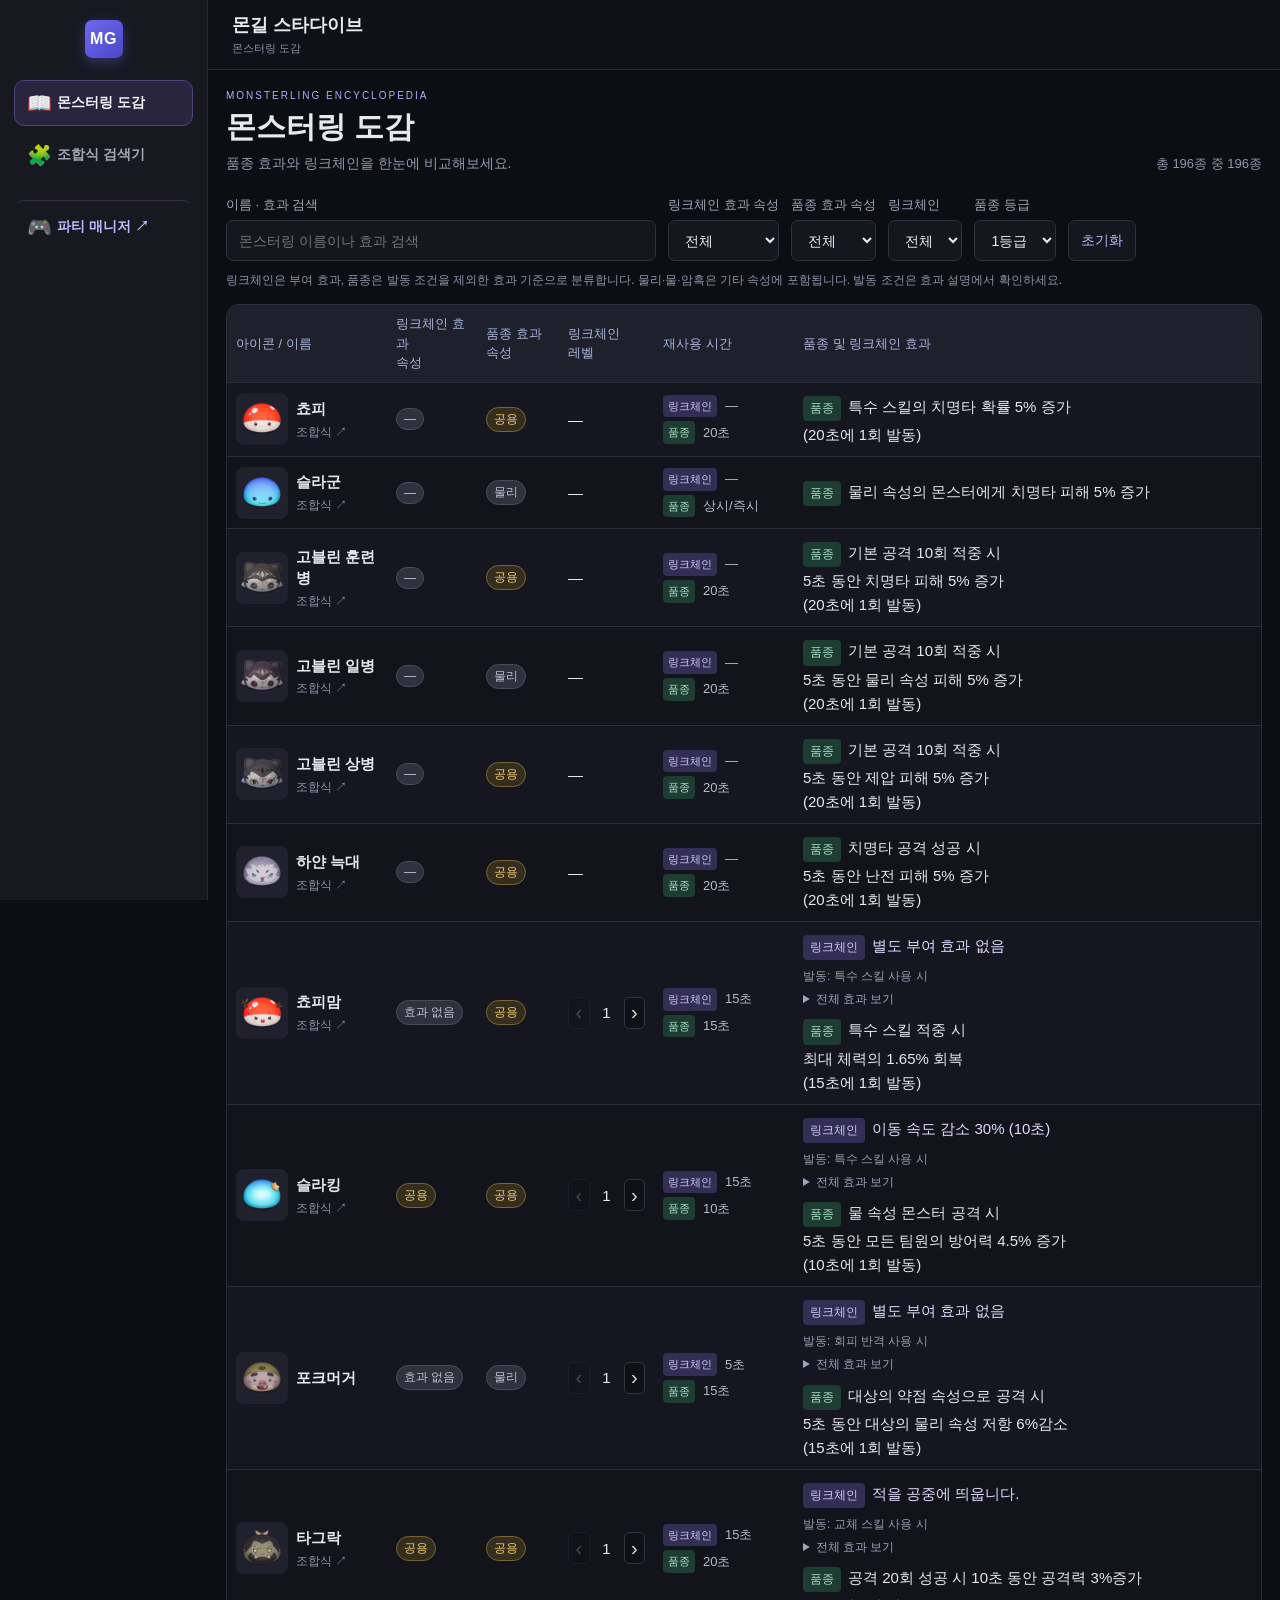
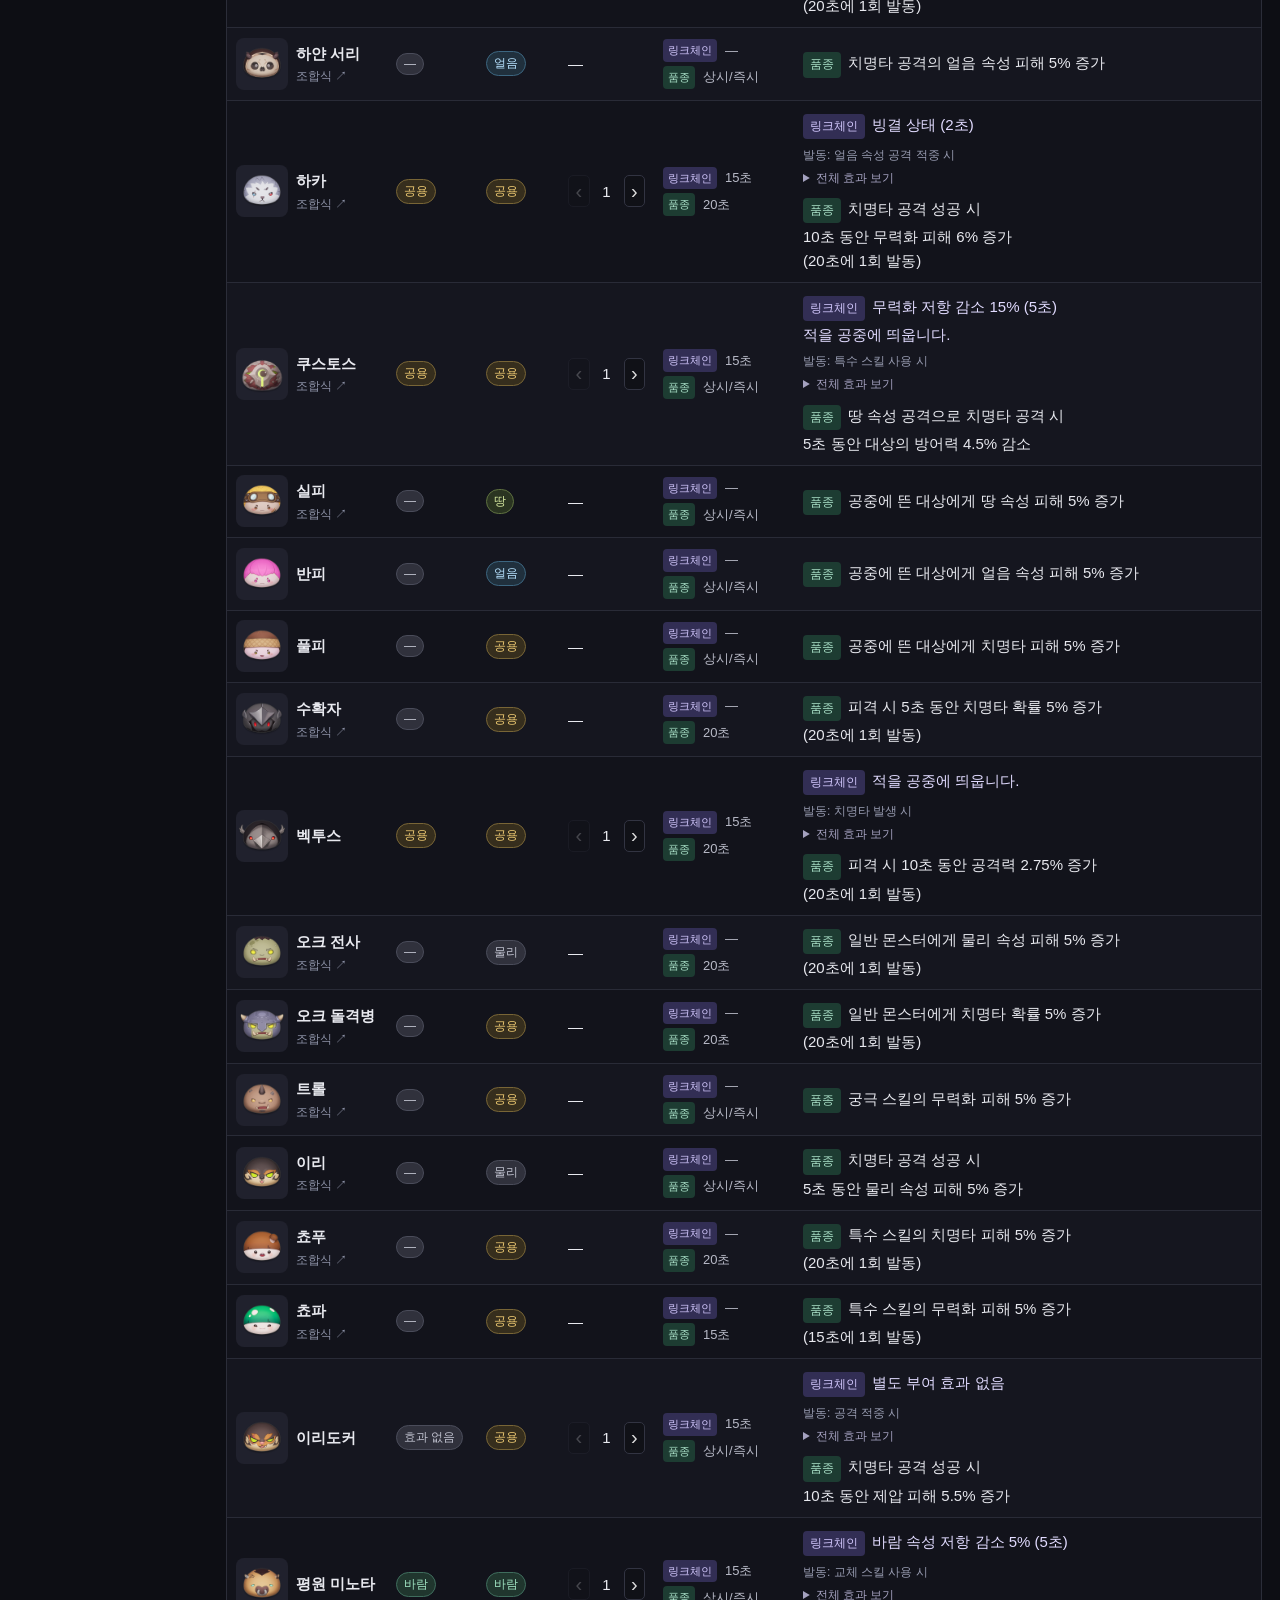
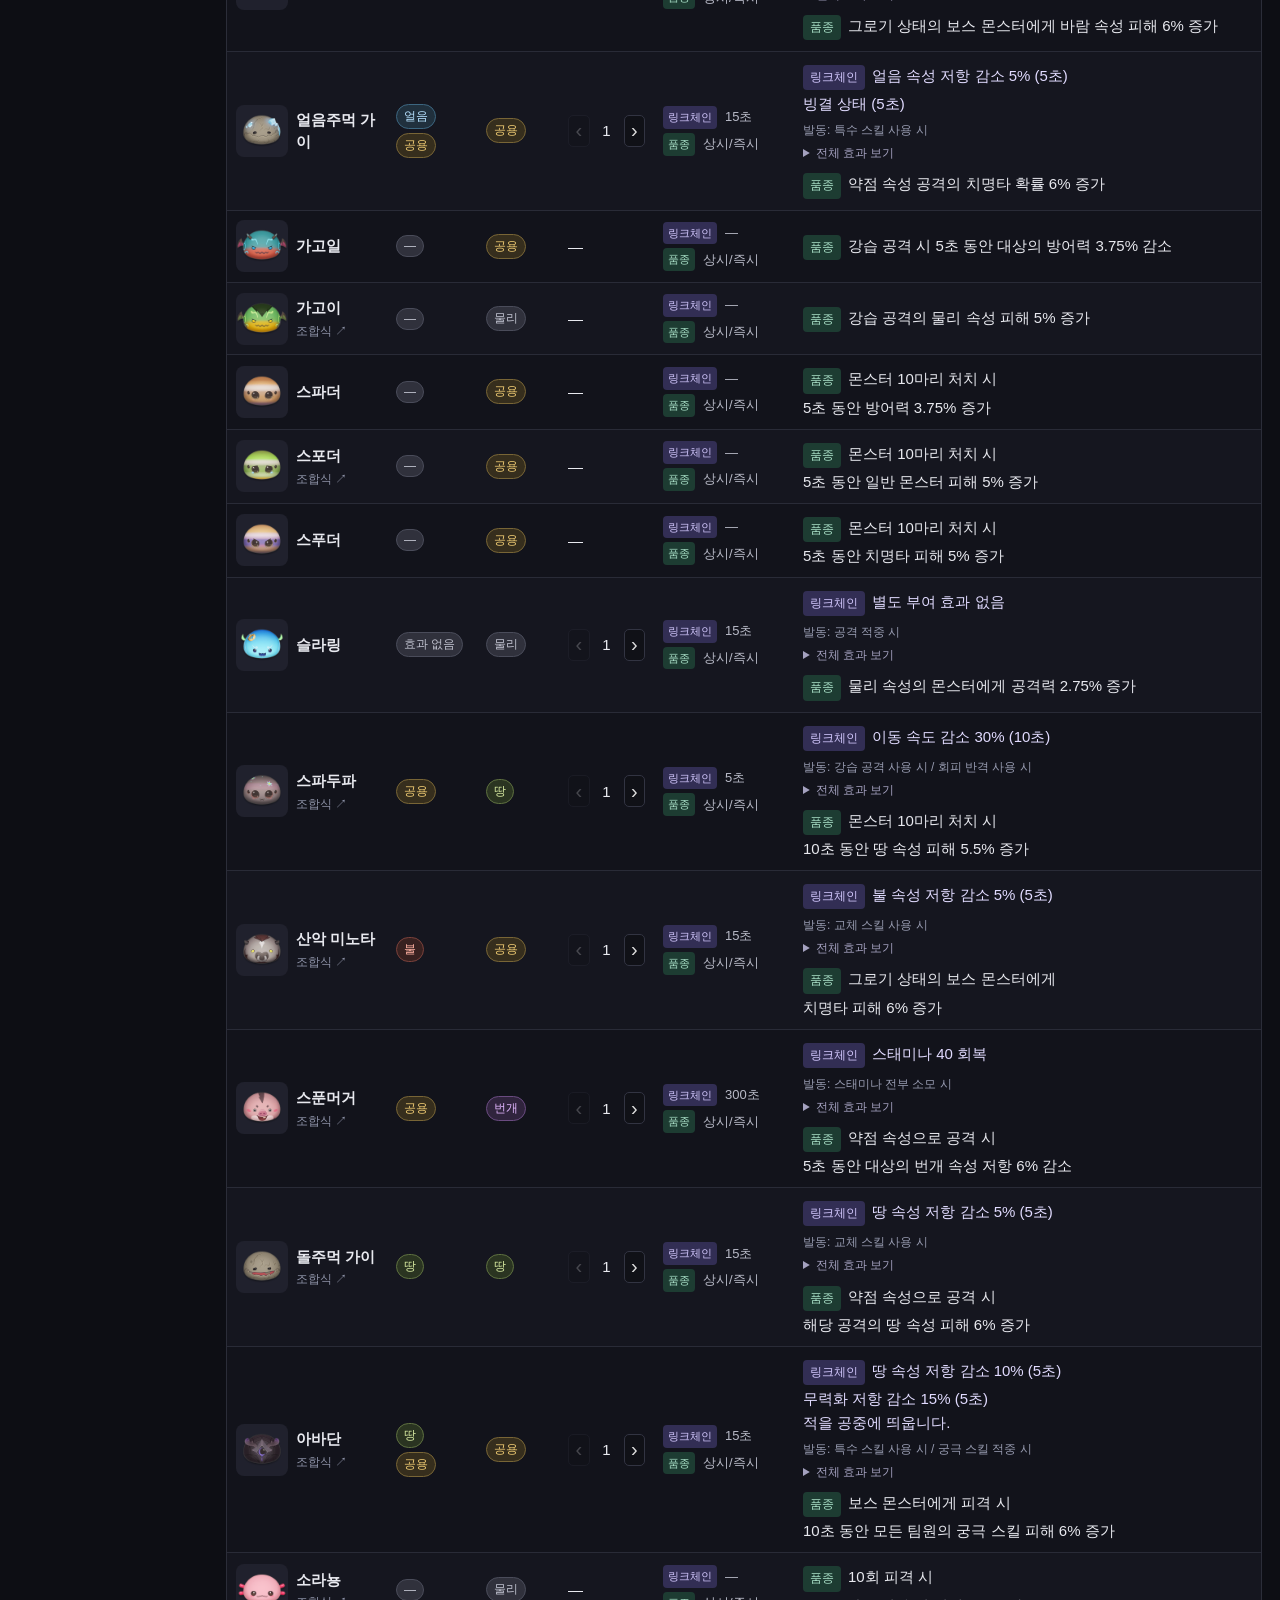
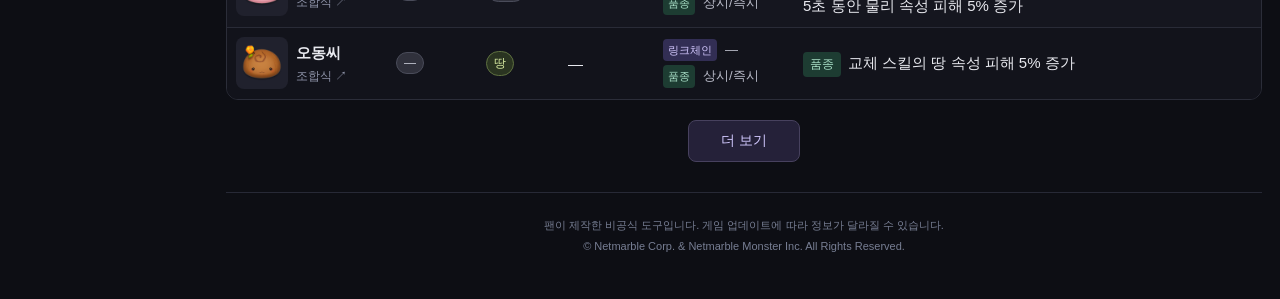
<file: index.html>
<!doctype html><html lang="ko"><head><meta charset="utf-8"><meta name="viewport" content="width=device-width,initial-scale=1"><title>몬길 몬링 매니저 · 품종 효과와 링크체인 도감</title><link rel="stylesheet" href="editor-base.css"><link rel="stylesheet" href="style.css?v=20261018-summary5"></head><body><div class="app-shell monling-shell"><aside class="app-sidebar"><div class="app-sidebar__brand"><span class="app-sidebar__logo">MG</span></div><nav class="app-sidebar__nav" aria-label="주 메뉴"><a href="index.html" class="app-sidebar__item is-active" aria-current="page"><span class="app-sidebar__icon">📖</span><span class="app-sidebar__label">몬스터링 도감</span></a><a href="recipes/index.html" class="app-sidebar__item"><span class="app-sidebar__icon">🧩</span><span class="app-sidebar__label">조합식 검색기</span></a><a href="https://southsilverg.github.io/MonGilPartyManagers/" class="app-sidebar__item manager-switch" data-party-link target="_blank" rel="noopener noreferrer"><span class="app-sidebar__icon">🎮</span><span class="app-sidebar__label">파티 매니저 ↗</span></a></nav></aside><div class="app-content"><header class="manager-header"><a class="manager-brand" href="index.html"><span class="manager-logo">MG</span><span><strong>몬길 스타다이브</strong><small>몬스터링 도감</small></span></a></header>
<main class="catalog-page"><div class="page-heading"><div><p class="eyebrow">MONSTERLING ENCYCLOPEDIA</p><h1>몬스터링 도감</h1><p>품종 효과와 링크체인을 한눈에 비교해보세요.</p></div><span id="resultCount" role="status" aria-live="polite"></span></div>
<form id="filters" class="filters" role="search"><label class="search-label"><span>이름 · 효과 검색</span><input id="search" type="search" placeholder="몬스터링 이름이나 효과 검색" autocomplete="off"></label><label>링크체인 효과 속성<select id="chainElement" aria-label="링크체인 효과 속성"><option value="">전체</option></select></label><label>품종 효과 속성<select id="breedElement" aria-label="품종 효과 속성"><option value="">전체</option></select></label><label>링크체인<select id="hasChain" aria-label="링크체인"><option value="">전체</option><option value="yes">있음</option><option value="no">없음</option></select></label><label>품종 등급<select id="grade" aria-label="품종 등급"><option value="1">1등급</option><option value="2">2등급</option><option value="3">3등급</option><option value="4">4등급</option><option value="5">5등급</option></select></label><button type="button" id="reset">초기화</button></form>
<p class="filter-note">링크체인은 부여 효과, 품종은 발동 조건을 제외한 효과 기준으로 분류합니다. 물리·물·암흑은 기타 속성에 포함됩니다. 발동 조건은 효과 설명에서 확인하세요.</p>
<div class="table-wrap"><table><thead><tr><th scope="col">아이콘 / 이름</th><th scope="col">링크체인 효과<br>속성</th><th scope="col">품종 효과<br>속성</th><th scope="col">링크체인<br>유무</th><th scope="col">링크체인<br>레벨</th><th scope="col">재사용 시간</th><th scope="col">품종 및 링크체인 효과</th></tr></thead><tbody id="catalogRows"></tbody></table></div><p id="empty" class="empty" hidden>일치하는 몬스터링이 없습니다. 검색어나 필터를 바꿔보세요.</p><button id="loadMore" type="button" class="load-more" hidden>더 보기</button>
<footer class="manager-footer">팬이 제작한 비공식 도구입니다. 게임 업데이트에 따라 정보가 달라질 수 있습니다.<br>© Netmarble Corp. &amp; Netmarble Monster Inc. All Rights Reserved.</footer></main></div></div>
<script src="site-links.js"></script><script src="catalog-data.js?v=20261018-summary5"></script><script src="catalog-engine.js?v=20261018-summary5"></script><script src="app.js?v=20261018-summary5"></script><script src="analytics-config.js"></script><script src="analytics.js"></script></body></html>
</file>
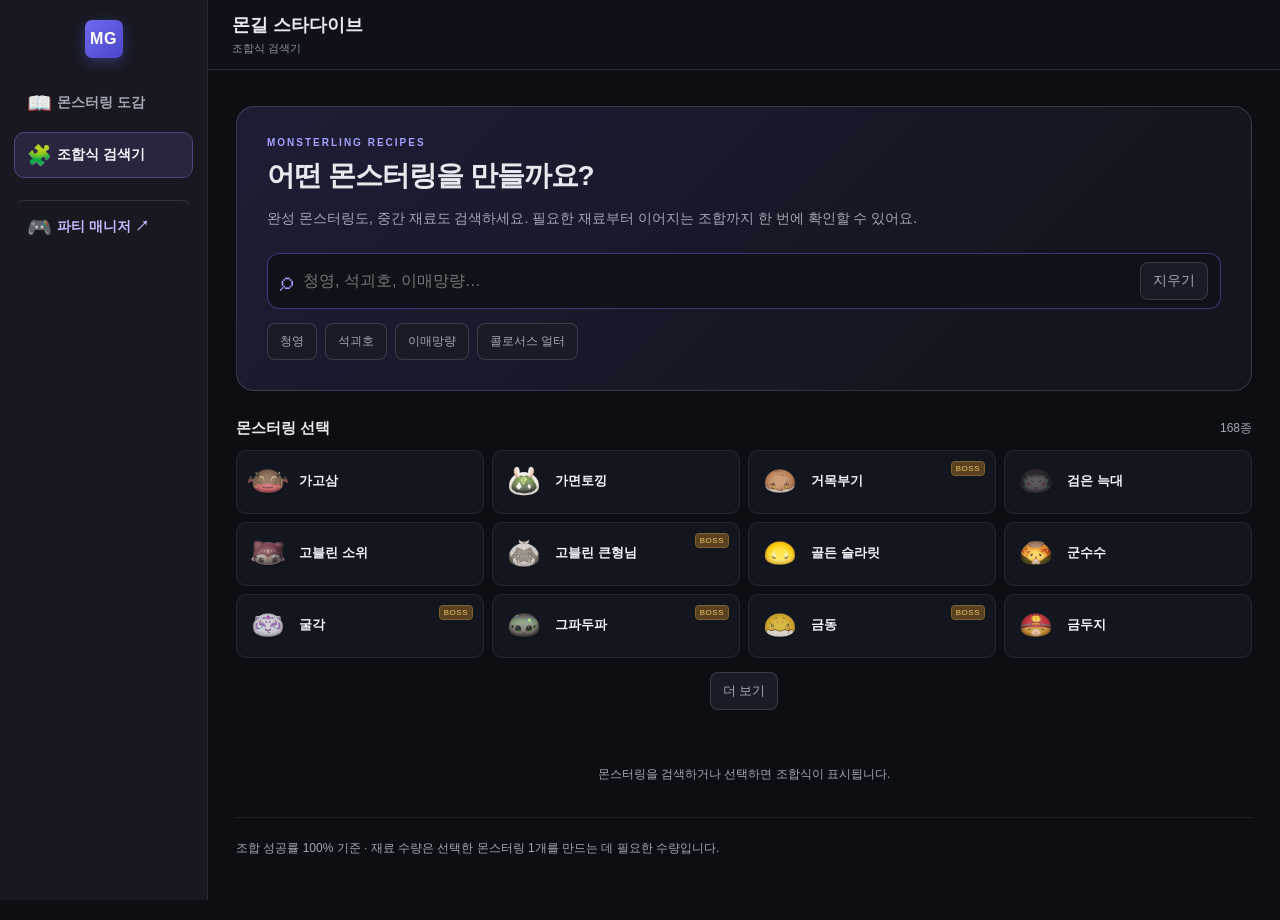
<file: recipes/index.html>
<!doctype html><html lang="ko"><head><meta charset="utf-8"><meta name="viewport" content="width=device-width,initial-scale=1"><base href="../"><title>몬길 몬링 매니저 · 조합식 검색기</title><link rel="stylesheet" href="editor-base.css"><link rel="stylesheet" href="recipes/style.css"><link rel="stylesheet" href="style.css?v=20261018-summary5"></head><body><div class="app-shell monling-shell"><aside class="app-sidebar"><div class="app-sidebar__brand"><span class="app-sidebar__logo">MG</span></div><nav class="app-sidebar__nav" aria-label="주 메뉴"><a href="index.html" class="app-sidebar__item"><span class="app-sidebar__icon">📖</span><span class="app-sidebar__label">몬스터링 도감</span></a><a href="recipes/index.html" class="app-sidebar__item is-active" aria-current="page"><span class="app-sidebar__icon">🧩</span><span class="app-sidebar__label">조합식 검색기</span></a><a href="https://southsilverg.github.io/MonGilPartyManagers/" class="app-sidebar__item manager-switch" data-party-link target="_blank" rel="noopener noreferrer"><span class="app-sidebar__icon">🎮</span><span class="app-sidebar__label">파티 매니저 ↗</span></a></nav></aside><div class="app-content"><header class="manager-header"><a class="manager-brand" href="index.html"><span class="manager-logo">MG</span><span><strong>몬길 스타다이브</strong><small>조합식 검색기</small></span></a></header><main class="recipe-page"><section class="recipe-search"><p class="recipe-eyebrow">MONSTERLING RECIPES</p><h1>어떤 몬스터링을 만들까요?</h1><p class="recipe-intro">완성 몬스터링도, 중간 재료도 검색하세요. 필요한 재료부터 이어지는 조합까지 한 번에 확인할 수 있어요.</p><form id="searchForm" role="search"><label class="sr-only" for="recipeSearch">몬스터링 이름 검색</label><div class="search-field"><span aria-hidden="true">⌕</span><input id="recipeSearch" type="search" placeholder="청영, 석괴호, 이매망량…" autocomplete="off"><button type="button" id="clearSearch" aria-label="검색 초기화">지우기</button></div></form><div id="quickSearch" class="quick-search" aria-label="빠른 검색"></div></section>
<section class="search-matches" aria-label="검색 결과"><div class="section-line"><h2>몬스터링 선택</h2><span id="matchCount" role="status" aria-live="polite"></span></div><div id="matchGrid" class="match-grid"></div><button id="moreMatches" class="more-matches" type="button" hidden>더 보기</button></section>
<div id="recipeDetail" aria-label="선택한 몬스터링 조합식"></div>
<p class="recipe-footnote">조합 성공률 100% 기준 · 재료 수량은 선택한 몬스터링 1개를 만드는 데 필요한 수량입니다.</p></main></div></div><script src="site-links.js"></script><script src="analytics-config.js"></script><script src="analytics.js"></script><script src="recipes/data.js"></script><script src="recipes/engine.js"></script><script src="recipes/app.js?v=20261018-summary5"></script></body></html>
</file>
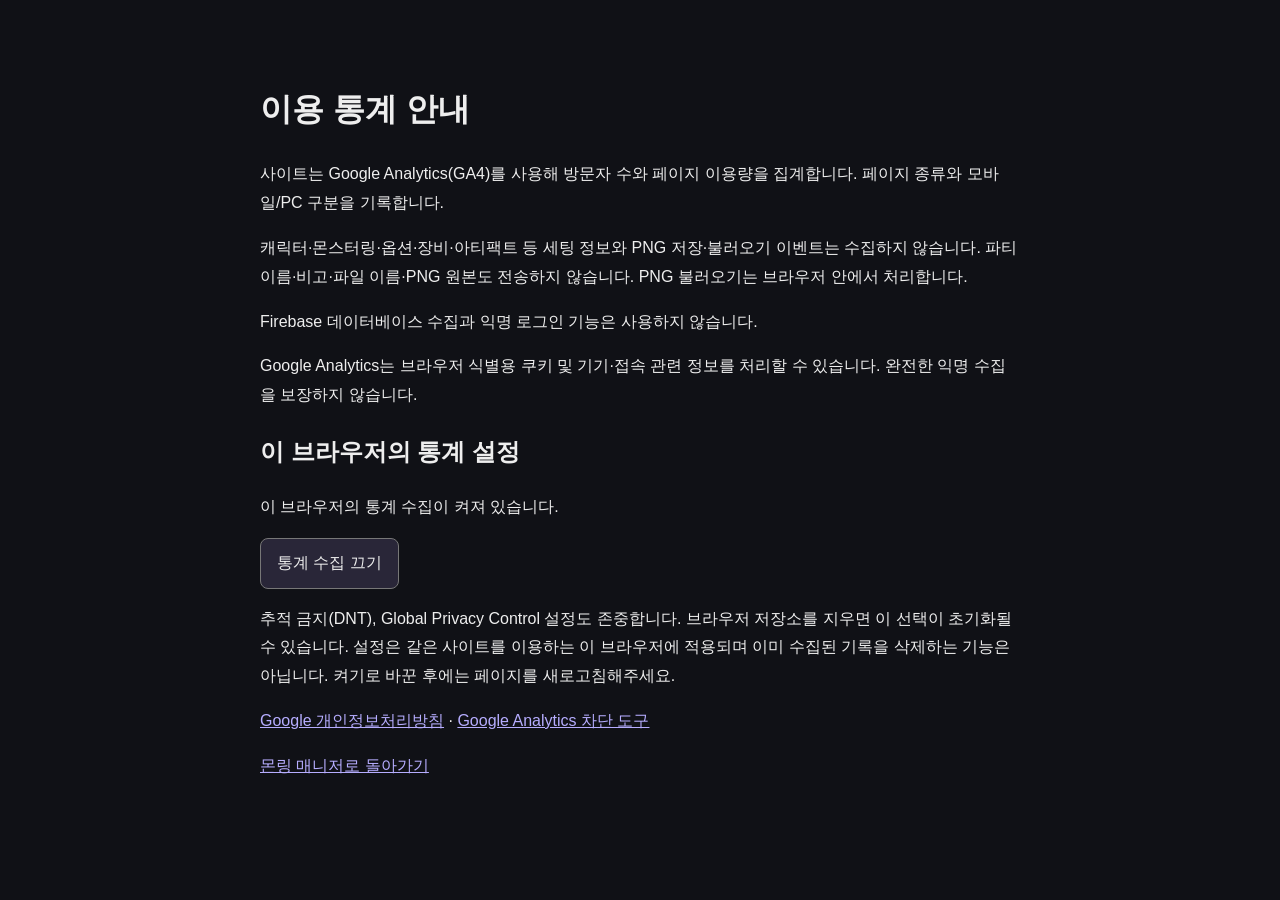
<file: analytics-privacy.html>
<!doctype html><html lang="ko"><meta charset="utf-8"><meta name="viewport" content="width=device-width,initial-scale=1"><title>몬길 몬링 매니저 이용 통계 안내</title><style>body{max-width:760px;margin:40px auto;padding:20px;background:#101116;color:#eee;font:16px/1.8 sans-serif}a{color:#b6adff}button{padding:10px 16px;background:#292638;color:#eee;border:1px solid #777;border-radius:8px;font:inherit;cursor:pointer}</style><h1>이용 통계 안내</h1><p>사이트는 Google Analytics(GA4)를 사용해 방문자 수와 페이지 이용량을 집계합니다. 페이지 종류와 모바일/PC 구분을 기록합니다.</p><p>캐릭터·몬스터링·옵션·장비·아티팩트 등 세팅 정보와 PNG 저장·불러오기 이벤트는 수집하지 않습니다. 파티 이름·비고·파일 이름·PNG 원본도 전송하지 않습니다. PNG 불러오기는 브라우저 안에서 처리합니다.</p><p>Firebase 데이터베이스 수집과 익명 로그인 기능은 사용하지 않습니다.</p><p>Google Analytics는 브라우저 식별용 쿠키 및 기기·접속 관련 정보를 처리할 수 있습니다. 완전한 익명 수집을 보장하지 않습니다.</p><h2>이 브라우저의 통계 설정</h2><p id="analyticsStatus" role="status"></p><button id="analyticsToggle" type="button">통계 수집 설정</button><p>추적 금지(DNT), Global Privacy Control 설정도 존중합니다. 브라우저 저장소를 지우면 이 선택이 초기화될 수 있습니다. 설정은 같은 사이트를 이용하는 이 브라우저에 적용되며 이미 수집된 기록을 삭제하는 기능은 아닙니다. 켜기로 바꾼 후에는 페이지를 새로고침해주세요.</p><p><a href="https://policies.google.com/privacy">Google 개인정보처리방침</a> · <a href="https://tools.google.com/dlpage/gaoptout">Google Analytics 차단 도구</a></p><p><a href="index.html">몬링 매니저로 돌아가기</a></p><script src="analytics-config.js"></script><script src="analytics-preferences.js"></script></html>
</file>
<file: editor-base.css>
:root {
  --bg: #0a0b10;
  --bg-soft: #10121a;
  --panel: #14161f;
  --panel-2: #191c27;
  --border: rgba(255, 255, 255, 0.08);
  --border-strong: rgba(255, 255, 255, 0.14);
  --dashed: rgba(255, 255, 255, 0.22);

  --text-primary: #f3f4f7;
  --text-secondary: #a3a8b4;
  --text-muted: #6b7280;

  --accent: #6d6af0;
  --accent-soft: rgba(109, 106, 240, 0.16);
  --accent-border: rgba(109, 106, 240, 0.45);

  --green: #2fbf71;
  --green-hover: #29a862;
  --green-soft: rgba(47, 191, 113, 0.18);
  --green-border: rgba(47, 191, 113, 0.55);

  --gold: #e8b13e;
  --gold-soft: rgba(232, 177, 62, 0.16);

  --radius-lg: 14px;
  --radius-md: 10px;
  --radius-sm: 7px;
}

* { box-sizing: border-box; }

html, body {
  margin: 0;
  padding: 0;
  background: var(--bg);
  color: var(--text-primary);
  font-family: "Pretendard", "Malgun Gothic", "Apple SD Gothic Neo", -apple-system, sans-serif;
  -webkit-font-smoothing: antialiased;
}

body {
  background:
    radial-gradient(1200px 500px at 15% -10%, rgba(109, 106, 240, 0.10), transparent 60%),
    radial-gradient(900px 500px at 100% 10%, rgba(47, 191, 113, 0.06), transparent 55%),
    var(--bg);
  min-height: 100vh;
}

/* ---------- 헤더 / 툴바 ---------- */
.toolbar {
  display: flex;
  align-items: center;
  justify-content: space-between;
  padding: 14px 28px;
  border-bottom: 1px solid var(--border);
  position: sticky;
  top: 0;
  background: rgba(10, 11, 16, 0.85);
  backdrop-filter: blur(8px);
  z-index: 5;
  flex-wrap: wrap;
  gap: 10px;
}

.brand { display: flex; align-items: center; gap: 12px; }

.brand__mark {
  width: 34px;
  height: 34px;
  border-radius: 9px;
  background: linear-gradient(135deg, var(--accent), #4a47c9);
  display: flex;
  align-items: center;
  justify-content: center;
  font-weight: 800;
  font-size: 16px;
  color: #fff;
  letter-spacing: 0.5px;
  box-shadow: 0 4px 14px rgba(109, 106, 240, 0.35);
}

.brand__text { display: flex; flex-direction: column; line-height: 1.25; }
.brand__title { font-size: 17.5px; font-weight: 700; color: var(--text-primary); }
.brand__subtitle { font-size: 14px; color: var(--text-muted); font-weight: 500; }

.btn-save-png {
  display: flex;
  align-items: center;
  gap: 6px;
  background: var(--green);
  border: 1px solid rgba(0, 0, 0, 0.15);
  color: #08150d;
  padding: 9px 18px;
  border-radius: 8px;
  cursor: pointer;
  font-weight: 700;
  font-size: 16px;
  transition: background 0.15s, transform 0.1s;
}
.btn-save-png:hover { background: var(--green-hover); }
.btn-save-png:active { transform: translateY(1px); }
.btn-save-png__icon { font-size: 15px; }

.toolbar__actions {
  display: flex;
  align-items: center;
  gap: 10px;
  flex-wrap: wrap;
}

.btn-upload-png {
  display: flex;
  align-items: center;
  gap: 6px;
  background: var(--accent);
  border: 1px solid rgba(0, 0, 0, 0.15);
  color: #fff;
  padding: 9px 18px;
  border-radius: 8px;
  cursor: pointer;
  font-weight: 700;
  font-size: 16px;
  transition: background 0.15s, transform 0.1s;
}
.btn-upload-png:hover { background: #5b57e6; }
.btn-upload-png:active { transform: translateY(1px); }
.btn-upload-png__icon { font-size: 15px; }

.btn-history {
  display: flex;
  align-items: center;
  gap: 6px;
  background: var(--panel-2);
  border: 1px solid var(--border-strong);
  color: var(--text-primary);
  padding: 9px 18px;
  border-radius: 8px;
  cursor: pointer;
  font-weight: 700;
  font-size: 16px;
  transition: background 0.15s, transform 0.1s;
}
.btn-history:hover { background: #222636; }
.btn-history:active { transform: translateY(1px); }
.btn-history__icon { font-size: 15px; }

/* ---------- 기록(히스토리) 팝업 ---------- */
.history-modal__list {
  overflow-y: auto;
  padding: 10px 12px;
  display: flex;
  flex-direction: column;
  gap: 6px;
  min-height: 80px;
}
.history-item {
  display: flex;
  align-items: center;
  gap: 8px;
  background: var(--bg-soft);
  border: 1px solid var(--border);
  border-radius: var(--radius-sm);
  padding: 10px 12px;
  cursor: pointer;
}
.history-item:hover { border-color: var(--accent-border); background: var(--accent-soft); }
.history-item__main { flex: 1; min-width: 0; }
.history-item__title {
  font-size: 16px;
  font-weight: 700;
  color: var(--text-primary);
  overflow: hidden;
  text-overflow: ellipsis;
  white-space: nowrap;
}
.history-item__time { font-size: 12.5px; color: var(--text-muted); margin-top: 4px; }
.history-item__members {
  display: flex;
  flex-wrap: wrap;
  gap: 4px 8px;
  margin-top: 6px;
}
.history-item__members--empty { font-size: 12.5px; color: var(--text-muted); }
.history-item__member {
  display: inline-flex;
  align-items: center;
  gap: 5px;
  font-size: 13px;
  color: var(--text-primary);
  background: rgba(255, 255, 255, 0.04);
  border: 1px solid var(--border);
  border-radius: 999px;
  padding: 2px 9px 2px 3px;
}
.history-item__member-icon {
  width: 22px;
  height: 22px;
  border-radius: 50%;
  object-fit: cover;
  flex: none;
}
.history-item__delete {
  background: none;
  border: none;
  color: var(--text-muted);
  font-size: 16px;
  cursor: pointer;
  padding: 4px 8px;
  border-radius: 6px;
}
.history-item__delete:hover { color: #ff7b7b; background: rgba(255, 123, 123, 0.12); }
.history-modal__empty {
  text-align: center;
  color: var(--text-muted);
  padding: 28px 8px;
  font-size: 15px;
}
.history-modal__footer {
  display: flex;
  align-items: center;
  justify-content: space-between;
  gap: 10px;
  padding: 10px 16px;
  border-top: 1px solid var(--border);
}
.history-modal__hint { font-size: 12px; color: var(--text-muted); line-height: 1.4; }
.history-modal__clear {
  flex-shrink: 0;
  background: none;
  border: 1px solid var(--border-strong);
  color: var(--text-secondary);
  border-radius: 6px;
  padding: 6px 10px;
  font-size: 13px;
  cursor: pointer;
}
.history-modal__clear:hover { color: #ff7b7b; border-color: rgba(255, 123, 123, 0.5); }

/* ---------- 좌측 사이드바 (파티 매니저 / 과금 효율 탭) ---------- */
.app-shell {
  display: flex;
  align-items: stretch;
  min-height: 100vh;
}

.app-sidebar {
  flex-shrink: 0;
  width: 208px;
  display: flex;
  flex-direction: column;
  gap: 22px;
  padding: 20px 14px;
  background: var(--panel);
  border-right: 1px solid var(--border);
  position: sticky;
  top: 0;
  height: 100vh;
  z-index: 10;
}

.app-sidebar__brand {
  display: flex;
  align-items: center;
  justify-content: center;
}

.app-sidebar__logo {
  width: 38px;
  height: 38px;
  border-radius: var(--radius-sm);
  background: linear-gradient(135deg, var(--accent), #4a47c9);
  display: flex;
  align-items: center;
  justify-content: center;
  font-weight: 800;
  font-size: 16px;
  color: #fff;
  letter-spacing: 0.5px;
  box-shadow: 0 4px 14px rgba(109, 106, 240, 0.35);
}

.app-sidebar__nav {
  display: flex;
  flex-direction: column;
  gap: 6px;
}

.app-sidebar__item {
  display: flex;
  align-items: center;
  gap: 10px;
  padding: 10px 12px;
  border-radius: var(--radius-md);
  border: 1px solid transparent;
  color: var(--text-secondary);
  text-decoration: none;
  font-size: 16px;
  font-weight: 700;
  transition: background 0.15s, border-color 0.15s, color 0.15s;
}
.app-sidebar__item:hover {
  background: var(--accent-soft);
  color: var(--text-primary);
}
.app-sidebar__item.is-active {
  background: var(--accent-soft);
  border-color: var(--accent-border);
  color: var(--text-primary);
}
.app-sidebar__icon {
  font-size: 20px;
  width: 20px;
  text-align: center;
  flex-shrink: 0;
}

.app-content {
  flex: 1;
  min-width: 0;
}

@media (max-width: 720px) {
  .app-shell { flex-direction: column; }
  .app-sidebar {
    width: 100%;
    height: auto;
    position: sticky;
    top: 0;
    flex-direction: row;
    align-items: center;
    justify-content: space-between;
    gap: 10px;
    padding: 10px 14px;
    border-right: none;
    border-bottom: 1px solid var(--border);
  }
  .app-sidebar__nav { flex-direction: row; gap: 8px; }
  .app-sidebar__item { padding: 8px 10px; font-size: 15px; }
}

/* ---------- 보드 레이아웃 ---------- */
.board {
  padding: 28px;
  max-width: 1440px;
  margin: 0 auto;
}

.slots {
  display: grid;
  grid-template-columns: repeat(3, 1fr);
  gap: 20px;
}

@media (max-width: 1000px) {
  .slots { grid-template-columns: 1fr; }
}

/* ---------- 파티 제목 / 컨텐츠 설정 ---------- */
/* 슬롯 영역(.slots)과 똑같은 3열 그리드를 사용해서, 파티 이름 박스는
   1~2번째 칸을, 컨텐츠 박스는 정확히 3번째 슬롯 칸의 폭에 맞춰
   정렬되도록 합니다. */
.party-header {
  display: grid;
  grid-template-columns: repeat(3, 1fr);
  gap: 20px;
  margin-bottom: 20px;
}

.party-title-box {
  grid-column: span 2;
  min-width: 0;
  background: var(--panel);
  border: 1px solid var(--border);
  border-radius: var(--radius-lg);
  padding: 4px 6px;
  display: flex;
  align-items: center;
}

.party-title-box__input {
  width: 100%;
  background: transparent;
  border: none;
  padding: 14px 16px;
  font-size: 27.5px;
  font-weight: 800;
  color: var(--text-primary);
  font-family: inherit;
}
.party-title-box__input:focus { outline: none; }
.party-title-box__input::placeholder { color: var(--text-muted); }

/* PNG 저장(html2canvas) 중에만 잠깐 쓰이는 대역(clone). html2canvas가
   <input> 내부 글자를 화면과 다르게(위쪽이 잘린 것처럼) 그리는 문제를
   피하려고, 캡처하는 동안에는 이 div가 입력창 자리를 대신합니다. */
.party-title-box__input--capture-hidden { display: none; }
.party-title-box__input--capture-clone {
  white-space: nowrap;
  overflow: hidden;
  text-overflow: ellipsis;
  box-sizing: border-box;
}
.party-title-box__input--capture-placeholder { color: var(--text-muted); }

.content-box {
  grid-column: span 1;
  min-width: 0;
  border: 1px solid var(--border);
  border-radius: var(--radius-lg);
  cursor: pointer;
  font-family: inherit;
  position: relative;
  overflow: hidden;
  background: var(--panel);
  display: flex;
  align-items: center;
  padding: 0 18px;
}

.content-box--empty {
  background: var(--bg-soft);
  border: 1.5px dashed var(--dashed);
  color: var(--text-secondary);
  justify-content: center;
  gap: 8px;
}
.content-box--empty:hover {
  border-color: var(--accent-border);
  background: var(--accent-soft);
  color: var(--text-primary);
}
.content-box--empty .content-box__plus {
  font-size: 32.5px;
  font-weight: 300;
  line-height: 1;
}
.content-box--empty .content-box__label {
  font-size: 16px;
  font-weight: 600;
}

.content-box__name {
  color: var(--text-primary);
  font-size: 22.5px;
  font-weight: 800;
  padding: 14px 0;
  position: relative;
  z-index: 2;
}
.content-box__image {
  position: absolute;
  top: 0;
  right: 0;
  height: 100%;
  width: 46%;
  background-size: cover;
  background-position: center;
  background-repeat: no-repeat;
  z-index: 0;
}
/* 이미지 왼쪽을 배경색 쪽으로 자연스럽게 흐려지게 하는 효과.
   (html2canvas로 PNG 저장할 때 CSS mask-image가 제대로 그려지지
   않아서, 실제 그라데이션 배경을 가진 요소를 겹치는 방식으로 대체) */
.content-box__image-fade {
  position: absolute;
  top: 0;
  right: 0;
  height: 100%;
  width: 46%;
  background: linear-gradient(to right, var(--panel) 0%, transparent 45%);
  pointer-events: none;
  z-index: 1;
}

@media (max-width: 720px) {
  .party-header { grid-template-columns: 1fr; }
  .party-title-box,
  .content-box { grid-column: 1 / -1; }
}

/* ---------- 컨텐츠 선택 팝업 ---------- */
.content-modal__tabs {
  display: flex;
  gap: 6px;
  padding: 12px 16px 0;
}
.content-modal__tab {
  flex: 1;
  padding: 9px 0;
  border-radius: var(--radius-sm);
  border: 1px solid var(--border);
  background: var(--bg-soft);
  color: var(--text-secondary);
  font-size: 16px;
  font-weight: 700;
  cursor: pointer;
}
.content-modal__tab:hover { color: var(--text-primary); border-color: var(--accent-border); }
.content-modal__tab.is-active {
  background: var(--accent-soft);
  border-color: var(--accent-border);
  color: var(--text-primary);
}

.content-modal__grid {
  padding: 12px 16px 16px;
  overflow-y: auto;
  display: grid;
  grid-template-columns: repeat(auto-fill, minmax(140px, 1fr));
  gap: 10px;
}

.content-item {
  background: var(--bg-soft);
  border: 1px solid var(--border);
  border-radius: var(--radius-md);
  cursor: pointer;
  padding: 8px;
  display: flex;
  flex-direction: column;
  gap: 8px;
  text-align: center;
  color: var(--text-primary);
  font-size: 16px;
  font-weight: 600;
  transition: background 0.15s, border-color 0.15s;
}
.content-item:hover { background: var(--accent-soft); border-color: var(--accent-border); }
.content-item img {
  width: 100%;
  aspect-ratio: 4 / 3;
  object-fit: cover;
  border-radius: var(--radius-sm);
}

/* ---------- 슬롯 컬럼 (카드형) ---------- */
.slot {
  display: flex;
  flex-direction: column;
  gap: 12px;
  background: var(--panel);
  border: 1px solid var(--border);
  border-radius: var(--radius-lg);
  padding: 14px;
  /* Without this, a long equipment/monster name inside this column can
     force its own natural (unwrapped) text width upward through the flex
     column, widening this slot beyond its equal 1fr share of the 3-column
     board and making it look bigger than the other, still-empty slots. */
  min-width: 0;
}

.slot__header {
  text-align: center;
  font-weight: 700;
  font-size: 16px;
  letter-spacing: 0.3px;
  color: var(--text-secondary);
  padding: 6px 0 2px;
}

/* ---------- 캐릭터 카드 ---------- */
.char-card {
  position: relative;
  border-radius: var(--radius-md);
  overflow: hidden;
  border: 1px solid var(--border);
  background: var(--bg-soft);
}

.char-card__button {
  width: 100%;
  aspect-ratio: 1 / 1;
  background: transparent;
  border: none;
  cursor: pointer;
  padding: 0;
  color: var(--text-muted);
  position: relative;
}

.char-card__button--empty {
  border: 1.5px dashed var(--dashed);
  border-radius: var(--radius-md);
  margin: 6px;
  width: calc(100% - 12px);
}
.char-card__button--empty:hover {
  border-color: var(--accent-border);
  background: var(--accent-soft);
  color: var(--text-secondary);
}
.char-card__button--empty:hover .char-card__portrait {
  background: var(--accent-soft);
}

/* 실제 이미지(또는 빈 상태 안내문구)를 담는 안쪽 래퍼입니다. 이미지 확대/
   자르기(overflow:hidden)는 여기서만 적용되고, charBtn 자체는 overflow가
   visible이라 형제로 붙는 아티팩트 버튼이 아래로 튀어나와도 잘리지 않습니다. */
.char-card__portrait {
  position: absolute;
  inset: 0;
  display: flex;
  flex-direction: column;
  align-items: center;
  justify-content: center;
  gap: 6px;
  overflow: hidden;
  transition: background 0.15s;
}

.char-card__button .placeholder-plus {
  font-size: 42.5px;
  font-weight: 300;
  line-height: 1;
}
.char-card__button .placeholder-hint {
  font-size: 15px;
  font-weight: 600;
}

.char-card__button img {
  width: 100%;
  height: 100%;
  object-fit: cover;
  display: block;
  /* Uniform frame rule applied identically to every character, regardless
     of the source image's own internal padding: every portrait is scaled
     up by the same fixed factor around its own center. This is a single
     shared CSS rule (not a per-character override) that shrinks how much
     of each source image's edge is visible, so differences in baked-in
     padding between source files matter less and every card reads as the
     same "zoom level". It cannot fully erase the largest source padding
     without over-cropping already-tight portraits, since the underlying
     images themselves are not being edited. */
  transform: scale(1.35);
  transform-origin: center center;
}

.char-card__name {
  background: var(--panel-2);
  border-top: 1px solid var(--border);
  padding: 10px 6px;
  font-size: 19.5px;
  font-weight: 700;
  color: var(--text-primary);
  display: flex;
  align-items: center;
  justify-content: center;
  flex-wrap: nowrap;
  gap: 6px;
  overflow: hidden;
}

.char-card__name-text {
  min-width: 0;
  overflow: hidden;
  text-overflow: ellipsis;
  white-space: nowrap;
}

/* ---------- 캐릭터 이름 앞 속성 아이콘 (배경 없이 아이콘만) ---------- */
.char-card__attr-icon {
  flex-shrink: 0;
  width: 1.15em;
  height: 1.15em;
  object-fit: contain;
}

/* ---------- 전설 몬스터링 버튼 (캐릭터 카드 우측 하단 구석, 이미지 안쪽에 겹쳐 표시) ---------- */
/* 이름 표시줄(.char-card__name)과 겹치지 않도록 bottom을 양수로 두어
   이미지 영역 안쪽에서만 걸치게 하고, 채도를 낮춘 어두운 톤으로 통일했습니다. */
.slot-badge-btn {
  position: absolute;
  bottom: 6%;
  width: 29%;
  aspect-ratio: 1 / 1;
  border-radius: 50%;
  border: 2px solid rgba(255, 255, 255, 0.4);
  background: linear-gradient(160deg, #3a3d44, #16171c);
  box-shadow: 0 4px 10px rgba(0, 0, 0, 0.5);
  cursor: pointer;
  padding: 0;
  z-index: 4;
  display: flex;
  align-items: center;
  justify-content: center;
  overflow: hidden;
  transition: transform 0.12s, box-shadow 0.12s, border-color 0.12s;
}

.slot-badge-btn:hover {
  transform: scale(1.06);
  border-color: rgba(255, 255, 255, 0.65);
  box-shadow: 0 6px 14px rgba(0, 0, 0, 0.6);
}

.slot-badge-btn__label {
  color: rgba(255, 255, 255, 0.85);
  font-size: 11.5px;
  font-weight: 800;
  line-height: 1.15;
  text-align: center;
  white-space: pre-line;
  padding: 0 4px;
}

.slot-badge-btn--filled {
  background: #0d0e12;
}

.slot-badge-btn--filled img {
  width: 100%;
  height: 100%;
  object-fit: contain;
  padding: 14%;
  box-sizing: border-box;
}

/* 전설 몬스터링은 이미지 우측 하단 구석을 차지합니다. 원 버튼 + (선택 시)
   그 아래 이름표를 함께 담는 래퍼를 통째로 위치시키고, 안의 버튼 자체는
   더 이상 개별적으로 위치를 잡지 않도록 position을 static으로 되돌립니다. */
.legend-monster-slot {
  position: absolute;
  right: 6%;
  bottom: 6%;
  width: 29%;
  z-index: 4;
  display: flex;
  flex-direction: column;
  align-items: center;
  gap: 4px;
}

.legend-monster-slot .slot-badge-btn {
  position: static;
  width: 100%;
}

.legend-monster-slot__name {
  color: #fff;
  font-size: 14px;
  font-weight: 800;
  white-space: nowrap;
  text-shadow: 0 1px 4px rgba(0, 0, 0, 0.85), 0 0 2px rgba(0, 0, 0, 0.85);
}

/* ---------- 아티팩트 막대 (캐릭터 이름 바로 아래, 카드 폭 전체) ---------- */
.artifact-bar {
  width: 100%;
  display: flex;
  align-items: center;
  gap: 10px;
  padding: 10px 14px;
  background: var(--panel-2);
  border: none;
  border-top: 1px solid var(--border);
  cursor: pointer;
  font-family: inherit;
  text-align: left;
  color: var(--text-secondary);
  transition: background 0.15s, color 0.15s;
}

.artifact-bar:hover {
  background: var(--accent-soft);
  color: var(--text-primary);
}

.artifact-bar img {
  width: 40px;
  height: 40px;
  border-radius: 8px;
  object-fit: cover;
  flex-shrink: 0;
}

.artifact-bar__label {
  font-size: 16px;
  font-weight: 700;
  min-width: 0;
  overflow: hidden;
  text-overflow: ellipsis;
  white-space: nowrap;
}

.artifact-bar__label--placeholder {
  color: var(--text-muted);
  font-weight: 600;
}

.artifact-bar--filled .artifact-bar__label {
  color: var(--text-primary);
}

/* ---------- 몬스터링 ---------- */
.rings { display: flex; flex-direction: column; gap: 8px; }

/* 몬스터 버튼(왼쪽, 위아래 전체 높이)을 기준으로, 옵션 4칸은 오른쪽에
   2 x 2로 넓게 배치합니다. 옵션 칸이 이전보다 가로로 훨씬 넓어져서
   글자 크기를 키워도 겹치거나 너무 빽빽해지지 않습니다. 아래 옵션
   4칸(.ring-slot)에는 별도 grid-column/grid-row를 지정하지 않아도,
   CSS grid가 순서대로 자동 배치하면서 자연스럽게 2 x 2로 채워집니다
   (몬스터 버튼이 1열 전체를 차지하고 있기 때문).*/
.ring-row {
  display: grid;
  grid-template-columns: 1.7fr 2fr 2fr;
  grid-auto-rows: minmax(0, 1fr);
  align-items: stretch;
  gap: 6px;
  position: relative;
  border-radius: var(--radius-sm);
  min-width: 0;
}

.ring-row--linkchain {
  padding: 8px 4px 4px;
  margin: -4px -4px 0;
  border: 1px solid var(--gold-soft);
  background: linear-gradient(180deg, rgba(232, 177, 62, 0.07), transparent 60%);
  border-radius: var(--radius-md);
}

.badge-linkchain {
  position: absolute;
  top: -9px;
  left: 6px;
  background: var(--gold);
  color: #241a03;
  font-size: 11px;
  font-weight: 800;
  padding: 2px 7px;
  border-radius: 999px;
  letter-spacing: 0.2px;
  line-height: 1.4;
  box-shadow: 0 2px 6px rgba(232, 177, 62, 0.4);
  z-index: 2;
}

.ring-row__label {
  grid-row: 1 / span 2;
  background: var(--bg-soft);
  border: 1px solid var(--border);
  color: var(--text-secondary);
  font-size: 15px;
  font-weight: 600;
  display: flex;
  flex-direction: column;
  align-items: center;
  justify-content: center;
  gap: 2px;
  text-align: center;
  min-width: 0;
  min-height: 108px;
  border-radius: var(--radius-sm);
  padding: 4px;
  line-height: 1.2;
  cursor: pointer;
  transition: background 0.15s, border-color 0.15s;
}
.ring-row__label:hover { border-color: var(--accent-border); background: var(--accent-soft); }

.ring-row__label--empty {
  border-style: dashed;
  border-color: var(--dashed);
}

.ring-row__label--filled {
  border-color: var(--accent-border);
  background: var(--accent-soft);
}

.ring-row__monster-icon {
  width: 46px;
  height: 46px;
  object-fit: cover;
  border-radius: var(--radius-sm);
  flex-shrink: 0;
}

.ring-row__ring-name {
  font-size: 13px;
  font-weight: 700;
  color: var(--text-muted);
  text-transform: uppercase;
  letter-spacing: 0.3px;
}
.ring-row__monster-name {
  font-size: 15px;
  color: var(--text-primary);
  font-weight: 600;
  white-space: pre-line;
  overflow-wrap: break-word;
  word-break: break-all;
  max-width: 100%;
  min-width: 0;
  width: 100%;
}
.ring-row__monster-name--placeholder { color: var(--text-muted); font-weight: 500; white-space: normal; }

.ring-slot {
  background: var(--bg-soft);
  border: 1px solid var(--border);
  color: var(--text-muted);
  display: flex;
  flex-direction: column;
  align-items: center;
  justify-content: center;
  gap: 3px;
  text-align: center;
  min-height: 51px;
  border-radius: var(--radius-sm);
  padding: 4px;
  line-height: 1.2;
  cursor: pointer;
  transition: background 0.15s, border-color 0.15s, color 0.15s;
}
.ring-slot:hover { border-color: var(--accent-border); background: var(--accent-soft); }
.ring-slot.filled {
  background: var(--accent-soft);
  border-color: var(--accent-border);
}

.ring-slot__label {
  font-size: 12px;
  font-weight: 700;
  color: var(--text-muted);
  text-transform: uppercase;
  letter-spacing: 0.2px;
}
.ring-slot__value {
  font-size: 14.5px;
  font-weight: 600;
  color: var(--text-secondary);
  white-space: pre-line;
}
.ring-slot.filled .ring-slot__value { color: var(--text-primary); font-weight: 700; }

/* ---------- 장비 ---------- */
.equip-grid {
  display: grid;
  grid-template-columns: repeat(4, 1fr);
  gap: 8px;
  min-width: 0;
}

.equip-slot {
  background: var(--bg-soft);
  border: 1px solid var(--border);
  color: var(--text-primary);
  min-height: 96px;
  border-radius: var(--radius-md);
  cursor: pointer;
  display: flex;
  flex-direction: column;
  align-items: center;
  justify-content: center;
  gap: 4px;
  padding: 6px 4px;
  text-align: center;
  transition: background 0.15s, border-color 0.15s;
  min-width: 0;
}
.equip-slot:hover { border-color: var(--accent-border); background: var(--accent-soft); }
.equip-slot--empty { border-style: dashed; border-color: var(--dashed); }

.equip-slot img {
  width: 36px;
  height: 36px;
  object-fit: cover;
  border-radius: var(--radius-sm);
}

.equip-slot__label {
  display: flex;
  align-items: center;
  gap: 4px;
  font-size: 12.5px;
  font-weight: 700;
  color: var(--text-muted);
  text-transform: uppercase;
  letter-spacing: 0.2px;
}
.equip-slot__dot {
  width: 6px;
  height: 6px;
  border-radius: 50%;
  display: inline-block;
  flex-shrink: 0;
}
.equip-slot .equip-slot__value {
  font-size: 14.5px;
  font-weight: 600;
  color: var(--text-secondary);
  white-space: normal;
  overflow-wrap: break-word;
  word-break: break-all;
  max-width: 100%;
  min-width: 0;
  width: 100%;
}
.equip-slot--empty .equip-slot__value { color: var(--text-muted); font-weight: 500; }

/* ---------- 비고란 ---------- */
.remarks {
  margin-top: 22px;
  background: var(--panel);
  border: 1px solid var(--border);
  border-radius: var(--radius-lg);
  padding: 16px 18px;
}
.remarks__label {
  display: block;
  font-weight: 700;
  margin-bottom: 10px;
  color: var(--text-secondary);
  font-size: 15px;
  text-transform: uppercase;
  letter-spacing: 0.4px;
}
.remarks__textarea {
  width: 100%;
  min-height: 120px;
  resize: vertical;
  background: var(--bg-soft);
  color: var(--text-primary);
  border: 1px solid var(--border);
  border-radius: var(--radius-md);
  padding: 12px;
  font-size: 17px;
  font-family: inherit;
  line-height: 1.5;
}
.remarks__textarea::placeholder { color: var(--text-muted); }

/* PNG 저장(html2canvas) 중에만 잠깐 쓰이는 대역(clone). html2canvas가
   textarea 내부 글자를 화면과 다르게 그리는 문제를 피하려고, 캡처하는
   동안에는 이 div가 textarea 자리를 대신합니다. */
.remarks__textarea--capture-hidden { display: none; }
.remarks__textarea--capture-clone {
  white-space: pre-wrap;
  overflow: hidden;
  word-break: break-word;
  box-sizing: border-box;
}
.remarks__textarea--capture-placeholder { color: var(--text-muted); }
.remarks__textarea:focus {
  outline: none;
  border-color: var(--accent-border);
  background: #12141d;
}

/* ---------- 하단 안내문구 ---------- */
.site-footer {
  margin-top: 18px;
  padding-top: 14px;
  border-top: 1px solid var(--border);
  text-align: center;
  font-size: 14.5px;
  line-height: 1.5;
  color: var(--text-muted);
}
.site-footer__line {
  margin: 0;
}
.site-footer__line + .site-footer__line {
  margin-top: 4px;
  opacity: 0.8;
}

/* ---------- 개발자 블로그 플로팅 버튼 ---------- */
.dev-blog-fab {
  position: fixed;
  right: 24px;
  bottom: 24px;
  z-index: 40;
  display: flex;
  align-items: center;
  gap: 7px;
  background: #03c75a; /* 네이버 브랜드 컬러 */
  color: #ffffff;
  font-weight: 700;
  font-size: 16px;
  text-decoration: none;
  padding: 12px 20px;
  border-radius: 999px;
  box-shadow: 0 8px 22px rgba(3, 199, 90, 0.35);
  transition: background 0.15s, transform 0.15s, box-shadow 0.15s;
}
.dev-blog-fab:hover {
  background: #02b350;
  transform: translateY(-2px);
  box-shadow: 0 12px 26px rgba(3, 199, 90, 0.45);
}
.dev-blog-fab:active {
  transform: translateY(0);
}
.dev-blog-fab__icon {
  font-size: 17.5px;
  line-height: 1;
}

/* ---------- 모달 ---------- */
.modal-overlay {
  position: fixed;
  inset: 0;
  background: rgba(4, 5, 8, 0.65);
  backdrop-filter: blur(2px);
  display: flex;
  align-items: center;
  justify-content: center;
  z-index: 50;
}
.modal-overlay.hidden { display: none; }

.modal {
  background: #14161f;
  border: 1px solid var(--border-strong);
  border-radius: var(--radius-lg);
  width: min(560px, 92vw);
  max-height: 80vh;
  display: flex;
  flex-direction: column;
  overflow: hidden;
  box-shadow: 0 20px 60px rgba(0, 0, 0, 0.5);
}

.modal__header {
  display: flex;
  align-items: center;
  justify-content: space-between;
  padding: 14px 16px;
  border-bottom: 1px solid var(--border);
}
.modal__header h2 { margin: 0; font-size: 19px; font-weight: 700; }
.modal__close {
  background: none;
  border: none;
  color: var(--text-muted);
  font-size: 20px;
  cursor: pointer;
  padding: 4px;
  border-radius: 6px;
}
.modal__close:hover { color: var(--text-primary); background: var(--border); }

.modal__search {
  margin: 12px 16px 0;
  padding: 9px 12px;
  border-radius: var(--radius-sm);
  border: 1px solid var(--border);
  background: var(--bg-soft);
  color: var(--text-primary);
  font-size: 16px;
}
.modal__search:focus { outline: none; border-color: var(--accent-border); }
.modal__search::placeholder { color: var(--text-muted); }

.modal__list {
  padding: 12px 16px 16px;
  overflow-y: auto;
  display: grid;
  grid-template-columns: repeat(auto-fill, minmax(108px, 1fr));
  gap: 8px;
}

.modal__item {
  background: var(--bg-soft);
  border: 1px solid var(--border);
  border-radius: var(--radius-md);
  cursor: pointer;
  padding: 10px 8px;
  display: flex;
  flex-direction: column;
  align-items: center;
  gap: 6px;
  text-align: center;
  color: var(--text-primary);
  font-size: 15px;
  font-weight: 500;
  transition: background 0.15s, border-color 0.15s;
}
.modal__item:hover { background: var(--accent-soft); border-color: var(--accent-border); }
.modal__item img {
  width: 52px;
  height: 52px;
  object-fit: cover;
  border-radius: var(--radius-sm);
}
/* 마우스를 올렸을 때(보라색, 일시적)와 헷갈리지 않도록 이미 선택된
   옵션은 다른 색(초록색)으로 표시합니다. 마우스를 올려도 선택 표시가
   유지되는 색이라, 해제했을 때 색이 바뀌는 게 바로 눈에 보입니다. */
.modal__item--selected {
  background: var(--green-soft);
  border-color: var(--green-border);
  color: var(--text-primary);
  font-weight: 700;
}
.modal__item--selected:hover { background: var(--green-soft); border-color: var(--green-border); }

.modal__item--clear {
  background: rgba(239, 93, 122, 0.08);
  border-color: rgba(239, 93, 122, 0.25);
  color: #f0a3b3;
  font-weight: 700;
}
.modal__item--clear:hover {
  background: rgba(239, 93, 122, 0.16);
  border-color: rgba(239, 93, 122, 0.45);
}

/* ---------- 모달 페이지 네비게이션 (한 페이지에 너무 많은 항목이
   한꺼번에 나오지 않도록 5줄씩 끊어서 보여주고, 아래 버튼으로 넘깁니다) ---------- */
.modal__pager {
  display: flex;
  align-items: center;
  justify-content: center;
  gap: 14px;
  padding: 10px 16px 14px;
  border-top: 1px solid var(--border);
}
.modal__pager.hidden { display: none; }
.modal__pager-btn {
  background: var(--bg-soft);
  border: 1px solid var(--border);
  color: var(--text-primary);
  font-size: 14px;
  font-weight: 700;
  padding: 7px 14px;
  border-radius: var(--radius-sm);
  cursor: pointer;
  transition: background 0.15s, border-color 0.15s;
}
.modal__pager-btn:hover:not(:disabled) { background: var(--accent-soft); border-color: var(--accent-border); }
.modal__pager-btn:disabled { opacity: 0.4; cursor: not-allowed; }
.modal__pager-label {
  font-size: 14px;
  color: var(--text-muted);
  font-weight: 600;
  min-width: 52px;
  text-align: center;
}

/* ---------- PNG 저장 미리보기 ---------- */
.png-preview { width: min(480px, 92vw); }
.png-preview__body {
  padding: 16px;
  display: flex;
  flex-direction: column;
  align-items: center;
  gap: 12px;
  overflow-y: auto;
}
.png-preview__hint {
  margin: 0;
  font-size: 15.5px;
  line-height: 1.5;
  color: var(--text-secondary);
  text-align: center;
}
.png-preview__hint strong { color: var(--text-primary); }
.png-preview__image {
  width: 100%;
  border-radius: var(--radius-md);
  border: 1px solid var(--border);
  display: block;
}
.png-preview__download {
  display: inline-flex;
  align-items: center;
  gap: 6px;
  background: var(--accent);
  color: #0b0d12;
  font-weight: 700;
  font-size: 16px;
  padding: 10px 18px;
  border-radius: var(--radius-sm);
  text-decoration: none;
  cursor: pointer;
}
.png-preview__download:hover { filter: brightness(1.08); }

.mobile-party-tabs{display:none}
@media(max-width:720px){
 .mobile-party-tabs{display:flex;gap:6px;position:sticky;top:0;z-index:5;background:var(--bg-soft);padding:8px 0}
 .mobile-party-tabs button{flex:1;min-width:0;padding:12px 6px;border:1px solid var(--border);border-radius:8px;background:var(--panel);color:var(--text-primary);font:inherit;font-size:12px;word-break:keep-all}
 .mobile-party-tabs button[aria-pressed="true"]{border-color:var(--accent);background:var(--accent-soft)}
 #slots>.slot:not(.mobile-slot-current){display:none}
 .png-preview{max-height:90dvh;overflow:auto}.png-preview__download{min-height:44px;margin-top:8px;cursor:pointer}
}
.png-export .mobile-party-tabs{display:none!important}
.png-export #slots>.slot{display:flex!important}

#pngPreviewShare[hidden]{display:none!important}

.content-item--text-only{justify-content:center;min-height:150px;font-size:20px;background:var(--accent-soft);border-color:var(--accent-border)}

/* Four navigation tabs remain readable on narrow screens. */
@media(max-width:720px){
 .app-sidebar{flex-direction:column;align-items:stretch;gap:0;padding:8px 10px}
 .app-sidebar__brand{display:none}
 .app-sidebar__nav{display:grid;grid-template-columns:repeat(5,minmax(0,1fr));gap:4px}
 .app-sidebar__item{min-width:0;flex-direction:column;justify-content:center;gap:4px;padding:7px 3px;text-align:center;font-size:11px;line-height:1.35;word-break:keep-all}
 .app-sidebar__icon{font-size:18px;width:auto}
}


.history-modal__footer{flex-wrap:wrap}.history-modal__footer .history-modal__hint{flex:1 1 240px}
</file>
<file: style.css>
*{box-sizing:border-box}body{margin:0;background:#0d0e14;color:#e8e9ef;font-family:"Malgun Gothic","Apple SD Gothic Neo",sans-serif;font-size:14px}button,input,select{font:inherit}button,a,input,select,summary{-webkit-tap-highlight-color:transparent}a{color:inherit}button:focus-visible,a:focus-visible,input:focus-visible,select:focus-visible,summary:focus-visible{outline:2px solid #ada4ff;outline-offset:3px}[hidden]{display:none!important}.manager-header{display:flex;align-items:center;justify-content:space-between;gap:20px;padding:16px 28px;border-bottom:1px solid #292b37;background:#101118}.manager-brand{display:flex;gap:12px;align-items:center;text-decoration:none}.manager-logo{display:grid;place-items:center;width:38px;height:38px;border-radius:11px;background:linear-gradient(135deg,#7e70ff,#5145bb);font-weight:bold;box-shadow:0 2px 18px #7567fa33}.manager-brand strong{display:block;font-size:18px}.manager-brand small{display:block;font-size:11px;color:#8d91a4;margin-top:4px}.manager-header nav{display:flex;gap:6px;flex-wrap:wrap}.manager-header nav a{padding:10px 13px;border-radius:7px;text-decoration:none;color:#adb0c1;font-size:13px}.manager-header nav a:hover{background:#252437;color:#fff}body:has(.catalog-page) [data-page=catalog],body:has(.recipe-page) [data-page=recipes]{background:#2c274c;color:#d9d1ff}.catalog-page{max-width:1800px;margin:auto;padding:30px 28px}.page-heading{display:flex;justify-content:space-between;align-items:end;gap:16px;margin-bottom:24px}.eyebrow{font-size:10px;letter-spacing:2px;color:#b3a9ff}.page-heading h1{font-size:27px;margin:8px 0}.page-heading p:not(.eyebrow){color:#9499ad;font-size:13px}.page-heading>span{font-size:12px;color:#9297aa;white-space:nowrap;padding-bottom:14px}.filters{display:flex;align-items:end;gap:14px;flex-wrap:wrap}.filters label{display:flex;flex-direction:column;gap:7px;font-size:11px;color:#a1a6ba}.filters input,.filters select,.filters button{height:39px;border:1px solid #30323f;border-radius:7px;background:#15161e;color:#ececf4;padding:0 12px}.search-label{flex:1;min-width:220px;max-width:430px}.filters button{cursor:pointer;color:#bfb5ff}.filter-note{font-size:11px;color:#8e94a8;line-height:1.8;margin:14px 0 18px}.table-wrap{border:1px solid #2b2d39;border-radius:12px;overflow:hidden}table{width:100%;border-collapse:collapse;text-align:left;table-layout:fixed}th{background:#1e202c;color:#a9b4db;font-size:11px;font-weight:normal;padding:14px 12px;line-height:1.5}th:nth-child(1){width:190px}th:nth-child(2){width:85px}th:nth-child(3){width:92px}th:nth-child(4){width:80px}th:nth-child(5){width:110px}th:nth-child(6){width:135px}td{padding:13px 12px;border-top:1px solid #292b37;background:#15161f;font-size:12px;vertical-align:middle;overflow-wrap:anywhere}tr:nth-child(even) td{background:#12131b}.identity{display:flex;align-items:center;gap:10px;min-height:85px}.identity img{object-fit:contain;background:#20212d;border-radius:8px;flex-shrink:0}.identity strong{display:block;font-size:13px;line-height:1.6}.recipe-link{display:block;font-size:10px;color:#8e93a8;text-decoration:none;margin-top:4px}.recipe-link:hover{color:#c5bcff}.badge{display:inline-block;font-size:10px;border:1px solid #4a4c5a;color:#c0c2cf;background:#30313c;border-radius:999px;padding:3px 7px;margin:2px 3px 2px 0;white-space:nowrap}.badge.common{color:#efcb73;border-color:#786536;background:#362e1d}.badge.chain{background:#322e54;color:#d4c9ff;border:0;border-radius:4px}.badge.breed{background:#1d3c32;color:#a7ddc5;border:0;border-radius:4px}.element-불{color:#ffb1a2;border-color:#7a413b;background:#382120}.element-얼음{color:#b7e2ff;border-color:#3c6680;background:#20303d}.element-땅{color:#d7eaa1;border-color:#5e7040;background:#2a3421}.element-바람{color:#a0e6c3;border-color:#3f6d5d;background:#20362e}.element-번개{color:#e2b7ff;border-color:#6a4b81;background:#30243d}.has-chain{color:#6dc79c;font-size:18px}.muted{color:#818698}.level-control{display:flex;gap:6px;align-items:center}.level-control button{width:25px;height:28px;border:1px solid #323442;border-radius:5px;background:#101117;color:#ddd;font-size:20px;cursor:pointer}.level-control button:disabled{opacity:.25;cursor:default}.level-control span{min-width:22px;text-align:center}.cooldowns{font-size:11px;line-height:1.9;color:#b8bac7}.effect-block{line-height:1.8;margin:3px 0;white-space:normal}.effect-block>.badge{margin-right:7px}.effect-text{white-space:pre-line}.effects{line-height:1.8}.effects details{margin:5px 0 10px 0;color:#a4a1bf}.effects summary{font-size:11px;cursor:pointer}.chain-description{white-space:pre-line;line-height:1.8;font-size:12px;margin:8px 0;color:#d0cddd}.load-more{display:block;margin:20px auto;padding:11px 32px;border:1px solid #47415e;border-radius:8px;background:#252139;color:#d2c9ff;cursor:pointer}.empty{text-align:center;padding:40px;color:#9398ad}.manager-footer{text-align:center;font-size:11px;color:#777e93;line-height:1.9;border-top:1px solid #272936;margin-top:30px;padding:22px}.recipe-page{max-width:1180px}.recipe-page .recipe-search{margin-top:0}
@media(max-width:1150px){table{table-layout:auto}th:nth-child(1){width:170px}th:nth-child(4),td:nth-child(4){display:none}th:nth-child(2),th:nth-child(3){width:75px}th:nth-child(5){width:100px}th:nth-child(6){width:120px}}
@media(max-width:760px){.manager-header{padding:14px 16px;align-items:start;flex-direction:column;gap:14px}.manager-header nav{width:100%;gap:4px}.manager-header nav a{padding:9px 10px;font-size:12px}.manager-brand strong{font-size:16px}.catalog-page{padding:20px 14px}.page-heading{display:block}.page-heading h1{font-size:23px}.page-heading>span{display:block;padding:0;margin-top:16px}.filters{display:grid;grid-template-columns:repeat(2,minmax(0,1fr));gap:10px}.search-label{grid-column:1/-1;min-width:0;max-width:none}.filters input,.filters select{width:100%;min-width:0}.filters button{align-self:end}.filter-note{font-size:10px}.table-wrap{border:0;border-radius:0;overflow:visible}table,tbody{display:block}thead{display:none}tr{display:grid;grid-template-columns:repeat(2,minmax(0,1fr));gap:10px 12px;background:#15161f;border:1px solid #30323f;border-radius:12px;padding:14px;margin:0 0 12px}td,tr:nth-child(even) td{display:block;background:none;border:0;padding:0;min-width:0}td::before{content:attr(data-label);display:block;color:#8d93a9;font-size:10px;margin-bottom:5px}.identity{grid-column:1/-1;display:flex;min-height:0;padding-bottom:10px;border-bottom:1px solid #292b37}.identity::before{display:none}.identity img{width:44px;height:44px}.identity strong{font-size:15px}td:nth-child(4){display:none}.effects{grid-column:1/-1;border-top:1px solid #292b37;padding-top:10px}.effects::before{display:none}.manager-footer{padding:18px 0}}

.chain-extra{white-space:pre-line;margin:4px 0 6px;color:#d5d0e9;font-size:12px}

@media(min-width:761px){td.identity{display:table-cell}}.identity-content{display:flex;align-items:center;gap:10px;min-height:50px}

/* Same navigation placement and dimensions as Party Manager. */
.monling-shell .app-sidebar{background:#171820}.monling-shell .app-sidebar__item{font-size:14px}.monling-shell .app-sidebar__item.is-active{background:#29253f;border-color:#50447a}.monling-shell .manager-switch{margin-top:16px;border-top:1px solid #35313f;padding-top:14px;color:#c3baff}.manager-header{min-height:80px}.monling-shell .manager-logo{display:none}
@media(max-width:720px){.monling-shell .app-sidebar{width:100%;height:auto;display:block;position:sticky;top:0;padding:8px 10px;z-index:20}.monling-shell .app-sidebar__brand{display:none}.monling-shell .app-sidebar__nav{display:grid;grid-template-columns:repeat(3,minmax(0,1fr));gap:5px;width:100%}.monling-shell .app-sidebar__item{display:flex;flex-direction:column;align-items:center;justify-content:center;gap:5px;padding:8px 3px;font-size:11px;line-height:1.3;text-align:center;min-width:0;min-height:58px}.monling-shell .app-sidebar__icon{font-size:19px}.monling-shell .manager-switch{margin-top:0;border-top:1px solid transparent;padding-top:8px}.manager-header{min-height:65px;padding:12px 16px}.manager-brand small{font-size:10px}}

.cooldown-line{display:flex;align-items:center;gap:4px;white-space:nowrap}.cooldown-line .badge{font-size:9px;padding:2px 5px;flex-shrink:0}.chain-main{color:#e1dbff;white-space:pre-line}.chain-condition{font-size:11px;color:#979bb0;margin:5px 0}

/* Larger content with less framing space. */
.catalog-page{padding:22px 24px}.page-heading{margin-bottom:16px}.page-heading h1{font-size:30px;margin:5px 0}.page-heading p:not(.eyebrow){font-size:14px;margin:7px 0}.eyebrow{margin:0 0 6px}.page-heading>span{font-size:13px;padding-bottom:7px}.filters{gap:12px}.filters label{font-size:13px;gap:6px}.filters input,.filters select,.filters button{font-size:14px;height:41px}.filter-note{font-size:12px;line-height:1.6;margin:10px 0 14px}th{font-size:13px;padding:11px 12px}th:nth-child(1){width:190px}th:nth-child(2){width:108px}th:nth-child(3){width:100px}th:nth-child(4){width:70px}th:nth-child(5){width:108px}th:nth-child(6){width:154px}td{font-size:15px;padding:10px 12px}.identity{min-height:0}.identity-content{gap:11px;min-height:52px}.identity img{width:52px;height:52px}.identity strong{font-size:16px;line-height:1.45}.recipe-link{font-size:12px;margin-top:4px}.badge{font-size:12px;padding:3px 7px}.level-control button{width:29px;height:32px}.level-control span{font-size:15px}.cooldowns{font-size:13px}.cooldown-line{gap:5px;line-height:1.7}.cooldown-line .badge{font-size:11px;padding:2px 5px}.effect-block{line-height:1.6;margin:2px 0 8px}.effect-block:last-child{margin-bottom:0}.chain-main,.effect-text{font-size:15px;line-height:1.6}.chain-condition{font-size:12px;line-height:1.5;margin:5px 0}.effects details{margin:4px 0 8px}.effects summary{font-size:12px}.chain-description{font-size:14px;line-height:1.6}.manager-header{min-height:70px;padding:13px 24px}
@media(min-width:761px) and (max-width:1350px){th:nth-child(1){width:160px}th:nth-child(2){width:90px}th:nth-child(3){width:82px}th:nth-child(4),td:nth-child(4){display:none}th:nth-child(5){width:95px}th:nth-child(6){width:140px}td,th{padding:9px 9px}.catalog-page{padding:20px 18px}.identity strong{font-size:15px}.identity-content{gap:8px}}
@media(max-width:760px){.catalog-page{padding:18px 14px}.page-heading h1{font-size:26px}.page-heading p:not(.eyebrow){font-size:13px}.filters{gap:9px}.filters label{font-size:12px}.filter-note{font-size:11px;margin:10px 0 12px}tr{padding:12px;gap:9px 12px}td{padding:0;font-size:14px}td::before{font-size:11px}.identity img{width:48px;height:48px}.identity strong{font-size:16px}.identity{padding-bottom:9px}.chain-main,.effect-text{font-size:14px}.badge{font-size:11px}.cooldown-line .badge{font-size:10px}.cooldowns{font-size:12px}.effects{padding-top:9px}.manager-header{min-height:62px;padding:12px 16px}}

.recipe-page .selected-heading{display:grid;grid-template-columns:80px minmax(130px,1fr) minmax(320px,1.8fr);align-items:start;gap:16px}.recipe-effect-summary{padding:12px 14px;border:1px solid #353044;border-radius:10px;background:#171720;min-width:0}.recipe-effect-controls{display:flex;justify-content:flex-end;gap:12px;flex-wrap:wrap;margin-bottom:10px}.recipe-effect-picker{display:flex;align-items:center;gap:6px;font-size:11px;color:#a9a4bb}.recipe-effect-picker select{border:1px solid #45405a;border-radius:5px;padding:4px 7px;background:#101117;color:#eee;font:inherit}.recipe-effect-line{display:flex;align-items:start;gap:7px;margin:5px 0;font-size:14px;line-height:1.6}.recipe-effect-line>.badge{flex-shrink:0;margin-top:1px}.recipe-effect-copy{white-space:pre-line;min-width:0;overflow-wrap:anywhere}.recipe-effect-condition{font-size:11px;color:#9995af;line-height:1.6;margin:4px 0 12px}.recipe-effect-loading{font-size:12px;color:#9995af;margin:0}
@media(max-width:1050px){.recipe-page .selected-heading{grid-template-columns:70px minmax(0,1fr)}.recipe-effect-summary{grid-column:1/-1}.recipe-page .selected-heading>img{width:70px;height:70px}}@media(max-width:600px){.recipe-effect-summary{padding:10px 12px}.recipe-effect-line{font-size:13px}.recipe-effect-controls{justify-content:flex-start}}
</file>
<file: recipes/style.css>
/* Only the recipe page uses these rules. */
.recipe-page{width:min(1180px,100%);margin:0 auto;padding:36px 28px 48px}.recipe-status{padding:8px 12px;border:1px solid var(--green-border);border-radius:999px;background:var(--green-soft);color:#82e6ae;font-size:12px;white-space:nowrap}.recipe-search{padding:30px;border:1px solid var(--border-strong);border-radius:18px;background:linear-gradient(135deg,#1d1d36,var(--panel) 75%)}.recipe-eyebrow{font-size:10px;letter-spacing:2px;color:#a5a2ff;font-weight:700;margin:0 0 9px}.recipe-search h1{font-size:28px;margin:0 0 12px;letter-spacing:-1px}.recipe-intro{font-size:14px;line-height:1.7;color:var(--text-secondary);margin:0 0 22px}.search-field{display:flex;align-items:center;gap:10px;background:var(--bg-soft);border:1px solid var(--accent-border);border-radius:12px;padding:6px 12px}.search-field>span{font-size:26px;color:#a5a2ff}.search-field input{width:100%;min-width:0;border:0;outline:none;background:transparent;color:var(--text-primary);font:inherit;padding:12px 0;font-size:16px}.search-field:focus-within{outline:2px solid var(--accent);outline-offset:2px}.search-field button,.quick-button,.more-matches{background:var(--panel-2);border:1px solid var(--border-strong);border-radius:8px;color:var(--text-secondary);padding:9px 12px;cursor:pointer;white-space:nowrap}.quick-search{display:flex;flex-wrap:wrap;gap:8px;margin-top:14px}.quick-button{font:inherit;font-size:12px}.search-matches{margin:28px 0 34px}.section-line{display:flex;align-items:center;justify-content:space-between;margin-bottom:12px}.section-line h2{font-size:15px;margin:0}.section-line>span{font-size:12px;color:var(--text-secondary)}.match-grid{display:grid;grid-template-columns:repeat(4,minmax(0,1fr));gap:8px}.monster-chip{display:flex;gap:10px;align-items:center;position:relative;border:1px solid var(--border);background:var(--panel);border-radius:10px;padding:10px;color:var(--text-primary);text-align:left;min-width:0;cursor:pointer;font:inherit}.monster-chip img{width:42px;height:42px;object-fit:contain;flex-shrink:0}.monster-label{min-width:0;display:flex;flex-direction:column;gap:4px}.monster-label strong{font-size:13px;line-height:1.45;word-break:keep-all;overflow-wrap:anywhere}.monster-label small{font-size:12px;color:#b6afff;font-weight:700}.boss-badge{font-size:8px;letter-spacing:.5px;color:#f4c564;background:#59411f;border:1px solid #806033;border-radius:4px;padding:2px 4px;align-self:flex-start;margin-left:auto}.monster-chip:hover,.formula-monster:hover{border-color:var(--accent);background:#222139}.monster-chip.is-selected,.formula-monster.is-selected{border-color:#aaa3ff;background:#292540;box-shadow:inset 0 0 0 1px #aaa3ff}.more-matches{display:block;margin:14px auto 0;font:inherit;font-size:13px}.more-matches[hidden]{display:none}.selected-heading{display:flex;align-items:center;gap:16px;padding:20px 0;border-top:1px solid var(--border-strong)}.selected-heading img{object-fit:contain;background:var(--panel-2);border-radius:14px;border:1px solid var(--border)}.selected-heading h2{font-size:26px;margin:0}.detail-section{margin:20px 0 30px}.section-heading h2{font-size:17px;margin:0 0 8px}.section-heading p{color:var(--text-secondary);font-size:12px;line-height:1.7;margin:0 0 14px}.material-summary,.related-targets{display:flex;flex-wrap:wrap;gap:8px}.material-summary .monster-chip,.related-targets .monster-chip{min-width:140px;flex:0 1 180px}.recipe-tree,.recipe-children{list-style:none;margin:0;padding:0}.recipe-children{margin:14px 0 0 24px;padding-left:20px;border-left:1px dashed #525069;display:grid;gap:16px}.recipe-branch{min-width:0}.formula{display:grid;grid-template-columns:minmax(0,2fr) 60px minmax(0,1fr);align-items:center;gap:14px;padding:18px;border-radius:14px;border:1px solid var(--border-strong);background:var(--panel)}.formula-materials{display:grid;grid-template-columns:minmax(0,1fr) 20px minmax(0,1fr);align-items:center;gap:8px}.formula-monster{display:flex;flex-direction:column;align-items:center;gap:8px;border:1px solid transparent;border-radius:10px;background:var(--bg-soft);padding:12px 8px;color:var(--text-primary);cursor:pointer;min-width:0;font:inherit;text-align:center;position:relative}.formula-monster img{width:64px;height:64px;object-fit:contain}.formula-monster .boss-badge{position:absolute;right:5px;top:5px;font-size:7px}.formula-monster .monster-label strong{font-size:14px}.formula-result{border-color:var(--accent-border);background:#242039}.formula-plus{color:var(--text-secondary);font-size:22px;text-align:center}.formula-arrow{display:flex;flex-direction:column;align-items:center;gap:6px;color:#a49cfb;font-size:25px}.formula-arrow small{font-size:12px;font-weight:700;color:#81e6ad}.branch-label{font-size:11px;color:var(--text-secondary);margin:0 0 8px}.upstream-panel{margin-top:24px}.upstream-panel h3{font-size:14px;margin:0 0 12px}.empty-state,.recipe-footnote{font-size:12px;color:var(--text-secondary);line-height:1.8}.empty-state{grid-column:1/-1;padding:20px;text-align:center}.recipe-footnote{padding-top:20px;border-top:1px solid var(--border)}.sr-only{position:absolute;width:1px;height:1px;padding:0;margin:-1px;overflow:hidden;clip:rect(0,0,0,0);white-space:nowrap;border:0}button:focus-visible{outline:2px solid #b6afff;outline-offset:3px}
@media(max-width:1000px){.match-grid{grid-template-columns:repeat(3,minmax(0,1fr))}.formula{gap:8px;grid-template-columns:minmax(0,2fr) 40px minmax(0,1fr)}}
@media(max-width:600px){.recipe-page{padding:20px 12px}.recipe-search{padding:20px 16px}.recipe-search h1{font-size:23px}.recipe-status{font-size:10px;padding:6px 8px}.match-grid{grid-template-columns:repeat(2,minmax(0,1fr))}.monster-chip{padding:8px;gap:6px}.monster-chip img{width:34px;height:34px}.monster-label strong{font-size:12px}.boss-badge{font-size:7px;padding:2px}.formula{padding:10px 6px;gap:4px;grid-template-columns:minmax(0,2fr) 28px minmax(0,1fr)}.formula-materials{gap:3px;grid-template-columns:minmax(0,1fr) 12px minmax(0,1fr)}.formula-monster{padding:10px 3px;gap:7px}.formula-monster img{width:44px;height:44px}.formula-monster .monster-label strong{font-size:11px}.formula-plus{font-size:16px}.formula-arrow{font-size:20px;gap:4px}.formula-arrow small{font-size:10px}.recipe-children{margin-left:8px;padding-left:8px}.material-summary .monster-chip,.related-targets .monster-chip{min-width:0;flex:1 1 calc(50% - 8px)}.selected-heading img{width:64px;height:64px}.selected-heading h2{font-size:23px}.toolbar{gap:8px;padding:14px 12px}.recipe-intro{font-size:13px}}
</file>
